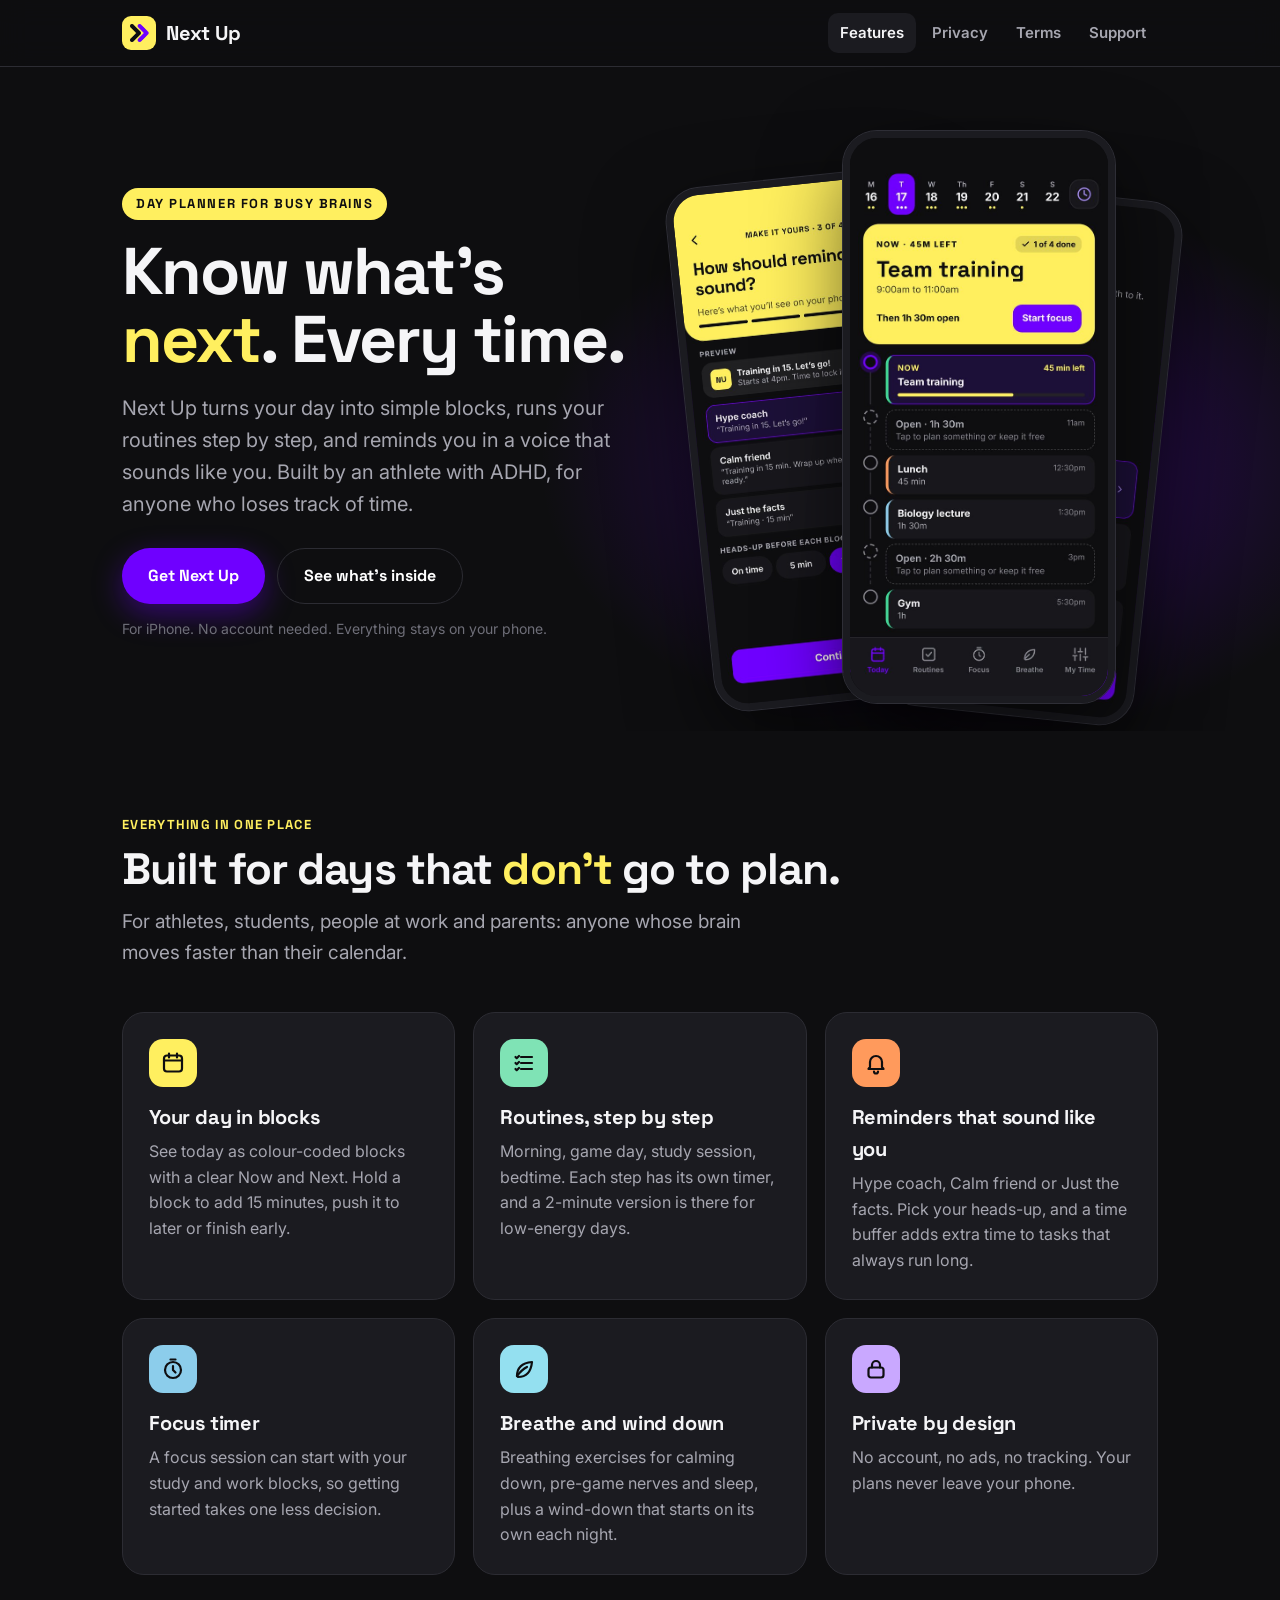
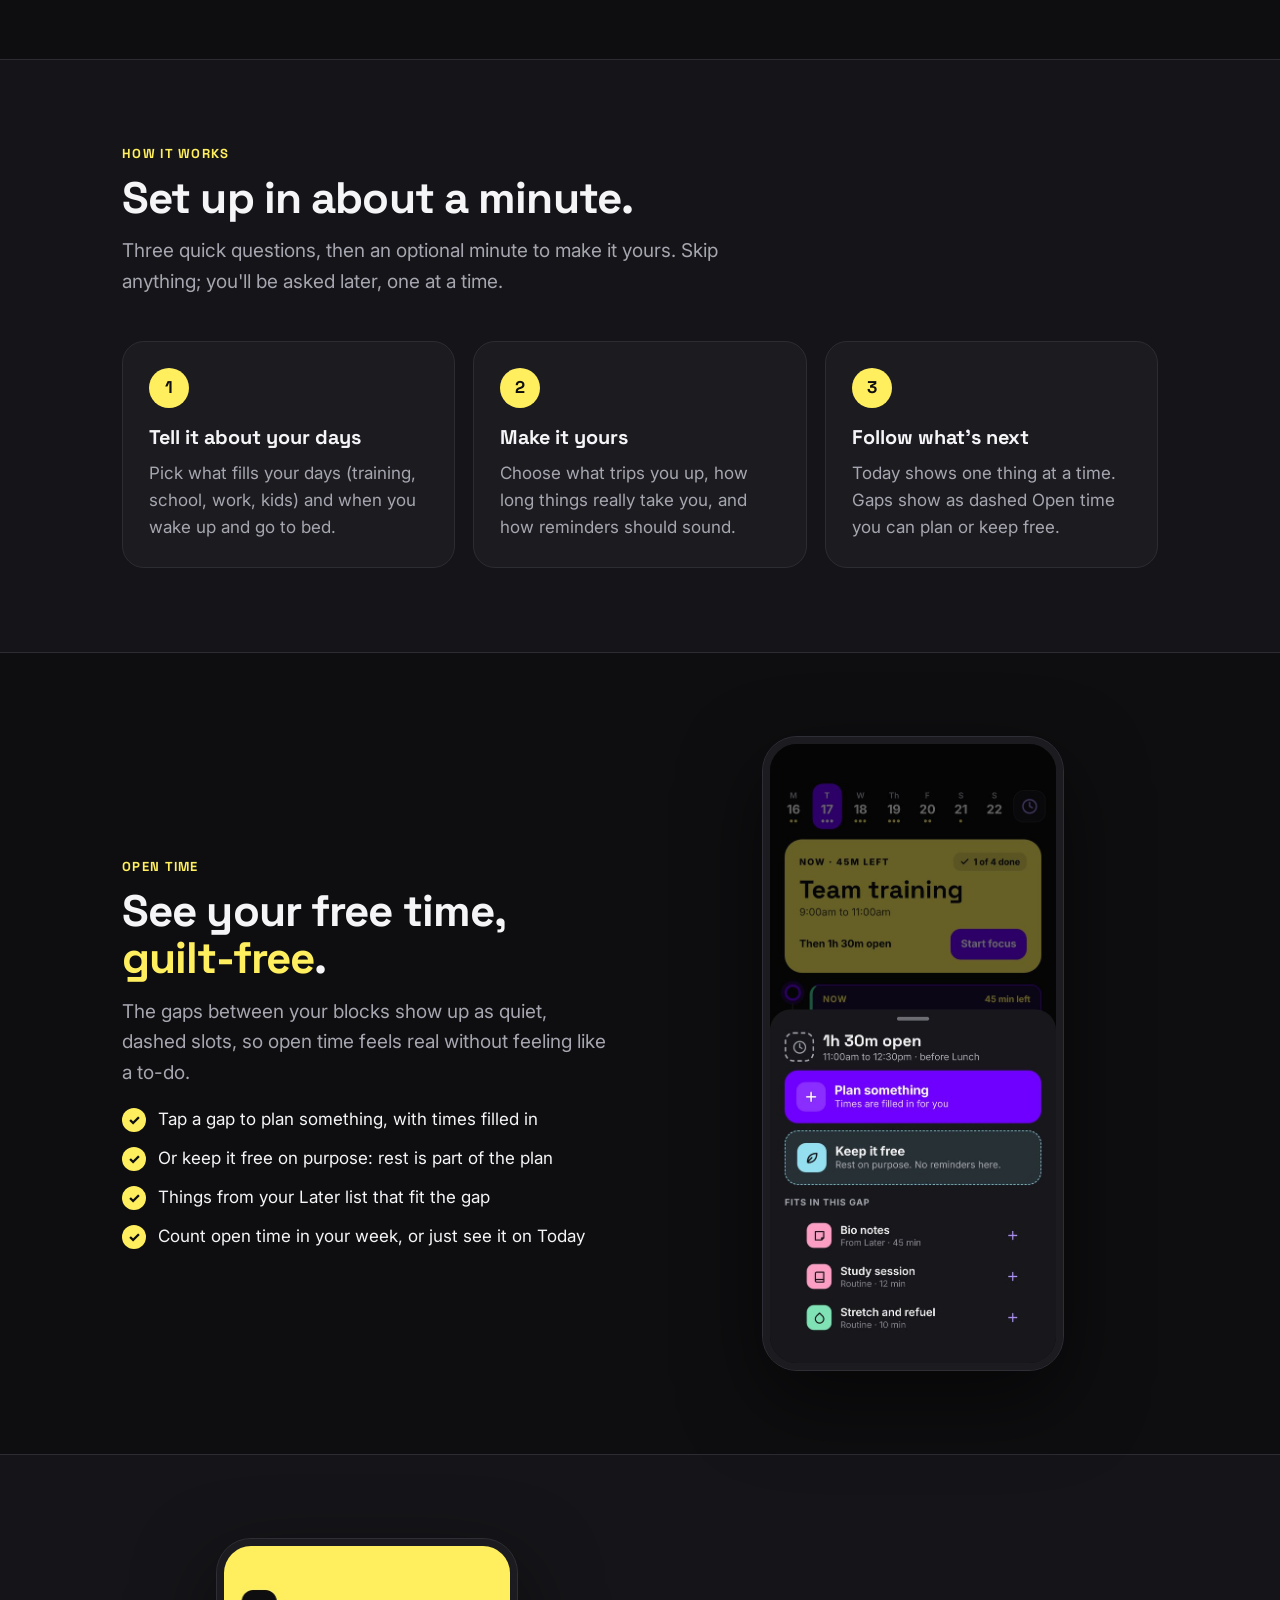
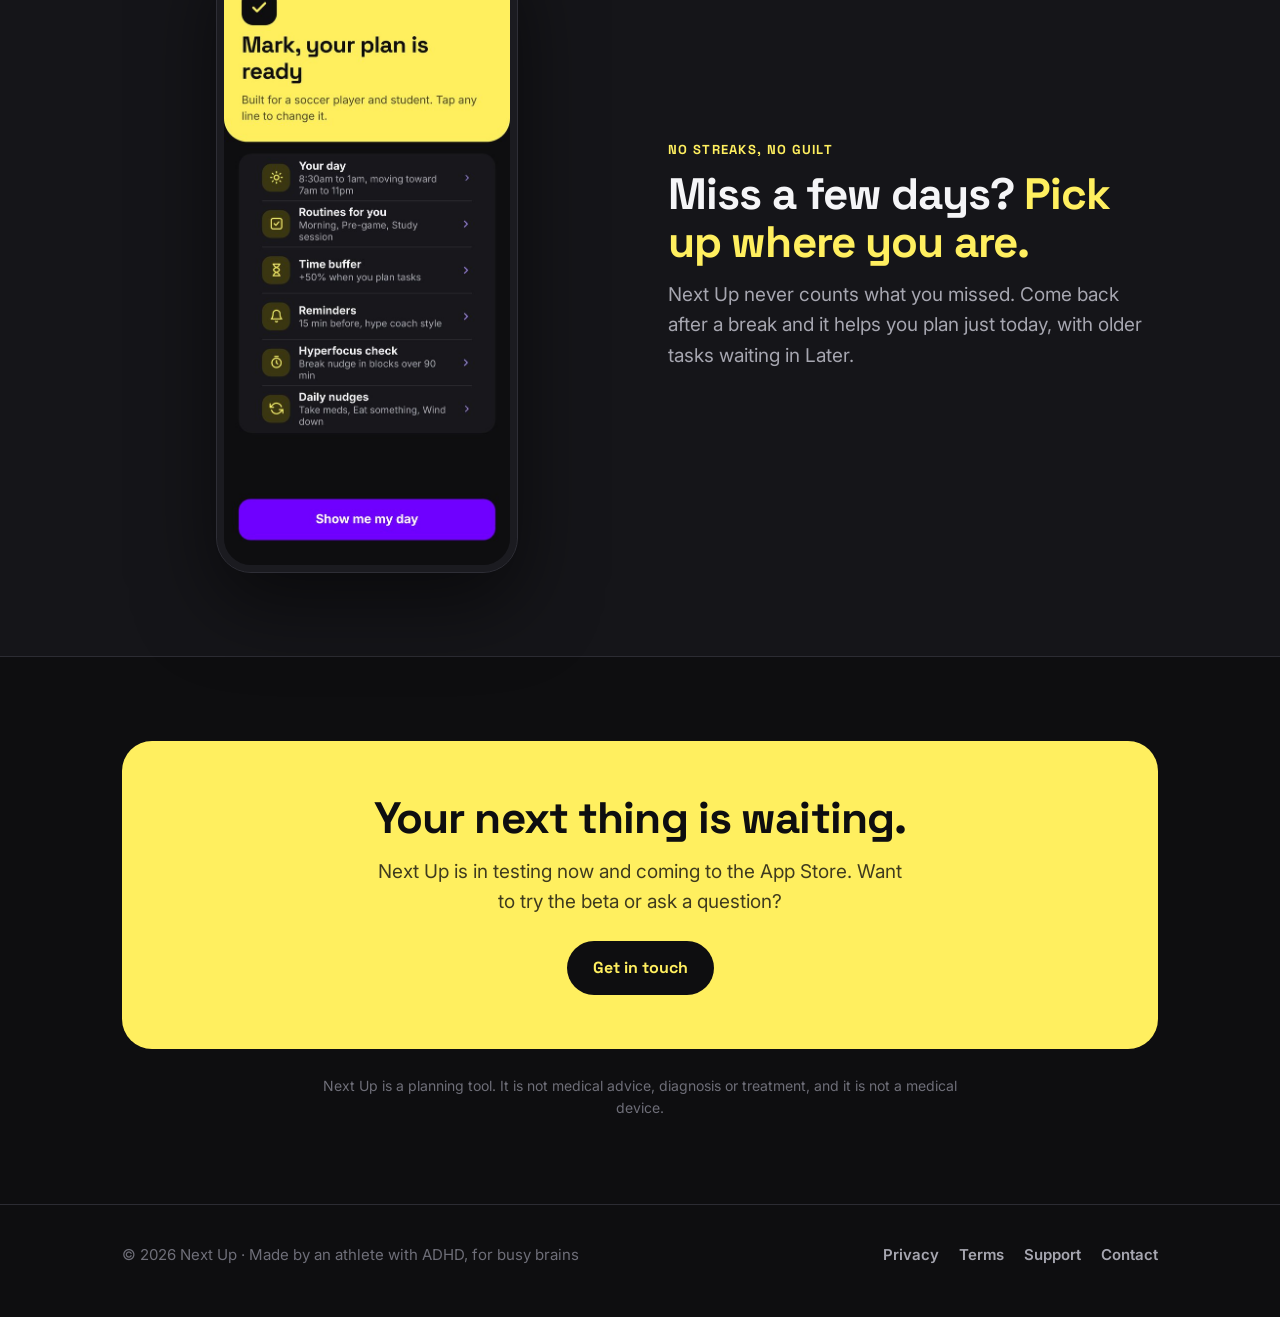
<file: index.html>
<!doctype html>
<html lang="en"><head><meta charset="utf-8"><meta name="viewport" content="width=device-width,initial-scale=1">
<title>Next Up: a day planner for busy brains</title><meta name="description" content="A visual day planner for athletes, students, people at work and parents who get distracted, lose track of time or struggle to start. No account. Everything stays on your phone.">
<meta name="theme-color" content="#0E0E10"><link rel="icon" href="assets/favicon.png"><link rel="apple-touch-icon" href="assets/icon.png">
<meta property="og:title" content="Next Up: a day planner for busy brains"><meta property="og:description" content="A visual day planner for athletes, students, people at work and parents who get distracted, lose track of time or struggle to start. No account. Everything stays on your phone."><meta property="og:image" content="assets/icon.png">
<link rel="preconnect" href="https://fonts.googleapis.com"><link rel="preconnect" href="https://fonts.gstatic.com" crossorigin><link href="https://fonts.googleapis.com/css2?family=Inter:wght@400;500;600;700&family=Space+Grotesk:wght@500;600;700&display=swap" rel="stylesheet"><link rel="stylesheet" href="style.css"></head><body>
<header class="top"><div class="wrap bar"><a class="brand" href="index.html"><img src="assets/icon.png" alt="">Next Up</a>
<nav class="links"><a class="hide-s" href="index.html#features" aria-current="page">Features</a><a href="privacy.html">Privacy</a><a href="terms.html">Terms</a><a href="support.html">Support</a></nav></div></header>

<main>
<div class="hero"><div class="wrap">
 <div><span class="eyebrow">Day planner for busy brains</span>
 <h1>Know what's <em>next</em>. Every time.</h1>
 <p class="lead">Next Up turns your day into simple blocks, runs your routines step by step, and reminds you in a voice that sounds like you. Built by an athlete with ADHD, for anyone who loses track of time.</p>
 <div class="cta"><a class="btn" href="#get">Get Next Up</a><a class="btn ghost" href="#features">See what's inside</a></div>
 <p class="note">For iPhone. No account needed. Everything stays on your phone.</p></div>
 <div class="phones" aria-hidden="true"><img class="p1" src="assets/reminders.jpg" alt=""><img class="p2" src="assets/today.jpg" alt=""><img class="p3" src="assets/breathe.jpg" alt=""></div>
</div></div>

<section id="features"><div class="wrap">
 <div class="kicker">Everything in one place</div><h2>Built for days that <em>don't</em> go to plan.</h2>
 <p class="sub">For athletes, students, people at work and parents: anyone whose brain moves faster than their calendar.</p>
 <div class="grid">
  <div class="card"><div class="ico" style="background:#FFEF5F"><svg viewBox="0 0 24 24" fill="none" stroke="#0E0E10" stroke-width="2.2" stroke-linecap="round" stroke-linejoin="round"><rect x="3" y="4.5" width="18" height="16" rx="3"/><path d="M3 9.5h18M8 2.5v4M16 2.5v4"/></svg></div><h3>Your day in blocks</h3><p>See today as colour-coded blocks with a clear Now and Next. Hold a block to add 15 minutes, push it to later or finish early.</p></div>
  <div class="card"><div class="ico" style="background:#7FE3B5"><svg viewBox="0 0 24 24" fill="none" stroke="#0E0E10" stroke-width="2.2" stroke-linecap="round" stroke-linejoin="round"><path d="M9 6h11M9 12h11M9 18h11"/><path d="m3.5 6 1.2 1.2L7 5M3.5 12l1.2 1.2L7 11M3.5 18l1.2 1.2L7 17"/></svg></div><h3>Routines, step by step</h3><p>Morning, game day, study session, bedtime. Each step has its own timer, and a 2-minute version is there for low-energy days.</p></div>
  <div class="card"><div class="ico" style="background:#FF9A5C"><svg viewBox="0 0 24 24" fill="none" stroke="#0E0E10" stroke-width="2.2" stroke-linecap="round" stroke-linejoin="round"><path d="M6 16V11a6 6 0 0 1 12 0v5l1.5 2h-15z"/><path d="M10 20.5a2 2 0 0 0 4 0"/></svg></div><h3>Reminders that sound like you</h3><p>Hype coach, Calm friend or Just the facts. Pick your heads-up, and a time buffer adds extra time to tasks that always run long.</p></div>
  <div class="card"><div class="ico" style="background:#8CCDEB"><svg viewBox="0 0 24 24" fill="none" stroke="#0E0E10" stroke-width="2.2" stroke-linecap="round" stroke-linejoin="round"><circle cx="12" cy="13" r="8"/><path d="M12 9v4l2.5 2.5M9.5 2.5h5"/></svg></div><h3>Focus timer</h3><p>A focus session can start with your study and work blocks, so getting started takes one less decision.</p></div>
  <div class="card"><div class="ico" style="background:#94E0F0"><svg viewBox="0 0 24 24" fill="none" stroke="#0E0E10" stroke-width="2.2" stroke-linecap="round" stroke-linejoin="round"><path d="M5 19c0-8 5-13 15-14-1 10-6 15-14 15"/><path d="M5 19c3-4 6-7 10-9"/></svg></div><h3>Breathe and wind down</h3><p>Breathing exercises for calming down, pre-game nerves and sleep, plus a wind-down that starts on its own each night.</p></div>
  <div class="card"><div class="ico" style="background:#C9A8FF"><svg viewBox="0 0 24 24" fill="none" stroke="#0E0E10" stroke-width="2.2" stroke-linecap="round" stroke-linejoin="round"><rect x="4.5" y="10.5" width="15" height="10" rx="2.5"/><path d="M8 10.5V8a4 4 0 0 1 8 0v2.5"/></svg></div><h3>Private by design</h3><p>No account, no ads, no tracking. Your plans never leave your phone.</p></div>
 </div></div></section>

<section class="alt"><div class="wrap">
 <div class="kicker">How it works</div><h2>Set up in about a minute.</h2><p class="sub">Three quick questions, then an optional minute to make it yours. Skip anything; you'll be asked later, one at a time.</p>
 <div class="steps">
  <div class="step"><h3>Tell it about your days</h3><p>Pick what fills your days (training, school, work, kids) and when you wake up and go to bed.</p></div>
  <div class="step"><h3>Make it yours</h3><p>Choose what trips you up, how long things really take you, and how reminders should sound.</p></div>
  <div class="step"><h3>Follow what's next</h3><p>Today shows one thing at a time. Gaps show as dashed Open time you can plan or keep free.</p></div>
 </div></div></section>

<section><div class="wrap"><div class="split">
 <div><div class="kicker">Open time</div><h2>See your free time, <em>guilt-free</em>.</h2>
 <p class="sub" style="margin-bottom:0">The gaps between your blocks show up as quiet, dashed slots, so open time feels real without feeling like a to-do.</p>
 <ul class="list"><li>Tap a gap to plan something, with times filled in</li><li>Or keep it free on purpose: rest is part of the plan</li><li>Things from your Later list that fit the gap</li><li>Count open time in your week, or just see it on Today</li></ul></div>
 <img src="assets/open-time.jpg" alt="Next Up showing an open gap with options to plan something or keep it free" loading="lazy">
</div></div></section>

<section class="alt"><div class="wrap"><div class="split">
 <img src="assets/plan.jpg" alt="Next Up plan summary after setup" loading="lazy">
 <div><div class="kicker">No streaks, no guilt</div><h2>Miss a few days? <em>Pick up where you are.</em></h2>
 <p class="sub" style="margin-bottom:0">Next Up never counts what you missed. Come back after a break and it helps you plan just today, with older tasks waiting in Later.</p></div>
</div></div></section>

<section id="get"><div class="wrap"><div class="banner">
 <h2>Your next thing is waiting.</h2>
 <p>Next Up is in testing now and coming to the App Store. Want to try the beta or ask a question?</p>
 <a class="btn" href="mailto:app.nextup.support@gmail.com?subject=Next%20Up%20beta">Get in touch</a></div>
 <p class="disclaimer">Next Up is a planning tool. It is not medical advice, diagnosis or treatment, and it is not a medical device.</p></div></section>
</main><footer><div class="wrap row"><div>© 2026 Next Up · Made by an athlete with ADHD, for busy brains</div>
<nav><a href="privacy.html">Privacy</a><a href="terms.html">Terms</a><a href="support.html">Support</a><a href="mailto:app.nextup.support@gmail.com">Contact</a></nav></div></footer></body></html>
</file>
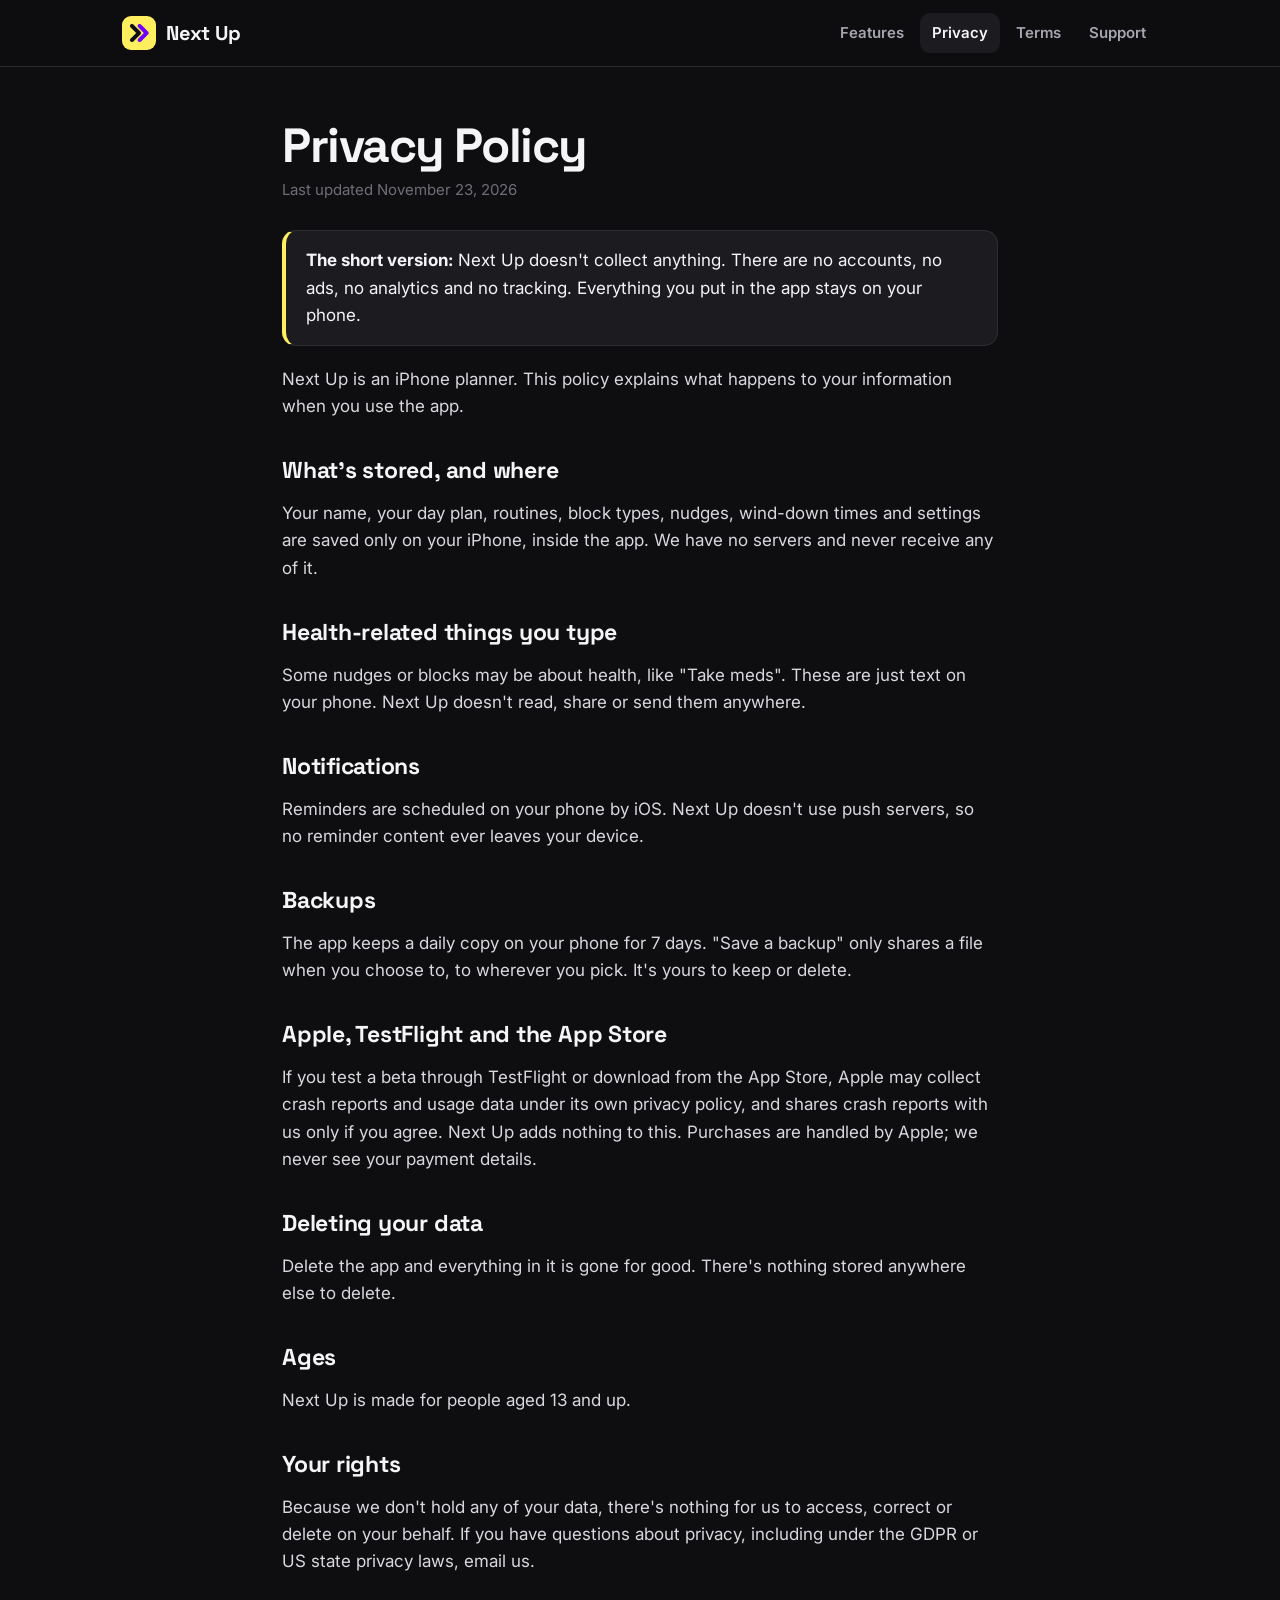
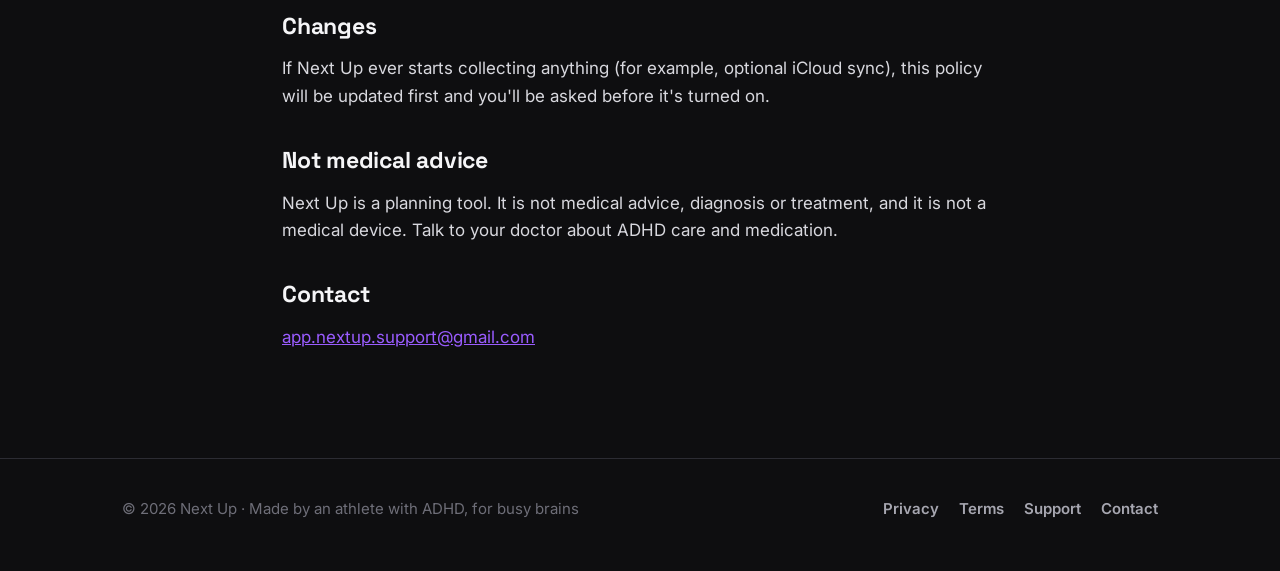
<file: privacy.html>
<!doctype html>
<html lang="en"><head><meta charset="utf-8"><meta name="viewport" content="width=device-width,initial-scale=1">
<title>Privacy Policy · Next Up</title><meta name="description" content="How Next Up handles your information: it doesn't collect any.">
<meta name="theme-color" content="#0E0E10"><link rel="icon" href="assets/favicon.png"><link rel="apple-touch-icon" href="assets/icon.png">
<meta property="og:title" content="Privacy Policy · Next Up"><meta property="og:description" content="How Next Up handles your information: it doesn't collect any."><meta property="og:image" content="assets/icon.png">
<link rel="preconnect" href="https://fonts.googleapis.com"><link rel="preconnect" href="https://fonts.gstatic.com" crossorigin><link href="https://fonts.googleapis.com/css2?family=Inter:wght@400;500;600;700&family=Space+Grotesk:wght@500;600;700&display=swap" rel="stylesheet"><link rel="stylesheet" href="style.css"></head><body>
<header class="top"><div class="wrap bar"><a class="brand" href="index.html"><img src="assets/icon.png" alt="">Next Up</a>
<nav class="links"><a class="hide-s" href="index.html#features">Features</a><a href="privacy.html" aria-current="page">Privacy</a><a href="terms.html">Terms</a><a href="support.html">Support</a></nav></div></header>
<main class="doc">
<h1>Privacy Policy</h1><p class="meta">Last updated November 23, 2026</p>
<div class="callout"><strong>The short version:</strong> Next Up doesn't collect anything. There are no accounts, no ads, no analytics and no tracking. Everything you put in the app stays on your phone.</div>
<p>Next Up is an iPhone planner. This policy explains what happens to your information when you use the app.</p>
<h2>What's stored, and where</h2>
<p>Your name, your day plan, routines, block types, nudges, wind-down times and settings are saved only on your iPhone, inside the app. We have no servers and never receive any of it.</p>
<h2>Health-related things you type</h2>
<p>Some nudges or blocks may be about health, like "Take meds". These are just text on your phone. Next Up doesn't read, share or send them anywhere.</p>
<h2>Notifications</h2>
<p>Reminders are scheduled on your phone by iOS. Next Up doesn't use push servers, so no reminder content ever leaves your device.</p>
<h2>Backups</h2>
<p>The app keeps a daily copy on your phone for 7 days. "Save a backup" only shares a file when you choose to, to wherever you pick. It's yours to keep or delete.</p>
<h2>Apple, TestFlight and the App Store</h2>
<p>If you test a beta through TestFlight or download from the App Store, Apple may collect crash reports and usage data under its own privacy policy, and shares crash reports with us only if you agree. Next Up adds nothing to this. Purchases are handled by Apple; we never see your payment details.</p>
<h2>Deleting your data</h2>
<p>Delete the app and everything in it is gone for good. There's nothing stored anywhere else to delete.</p>
<h2>Ages</h2>
<p>Next Up is made for people aged 13 and up.</p>
<h2>Your rights</h2>
<p>Because we don't hold any of your data, there's nothing for us to access, correct or delete on your behalf. If you have questions about privacy, including under the GDPR or US state privacy laws, email us.</p>
<h2>Changes</h2>
<p>If Next Up ever starts collecting anything (for example, optional iCloud sync), this policy will be updated first and you'll be asked before it's turned on.</p>
<h2>Not medical advice</h2>
<p>Next Up is a planning tool. It is not medical advice, diagnosis or treatment, and it is not a medical device. Talk to your doctor about ADHD care and medication.</p>
<h2>Contact</h2>
<p><a href="mailto:app.nextup.support@gmail.com">app.nextup.support@gmail.com</a></p></main><footer><div class="wrap row"><div>© 2026 Next Up · Made by an athlete with ADHD, for busy brains</div>
<nav><a href="privacy.html">Privacy</a><a href="terms.html">Terms</a><a href="support.html">Support</a><a href="mailto:app.nextup.support@gmail.com">Contact</a></nav></div></footer></body></html>
</file>
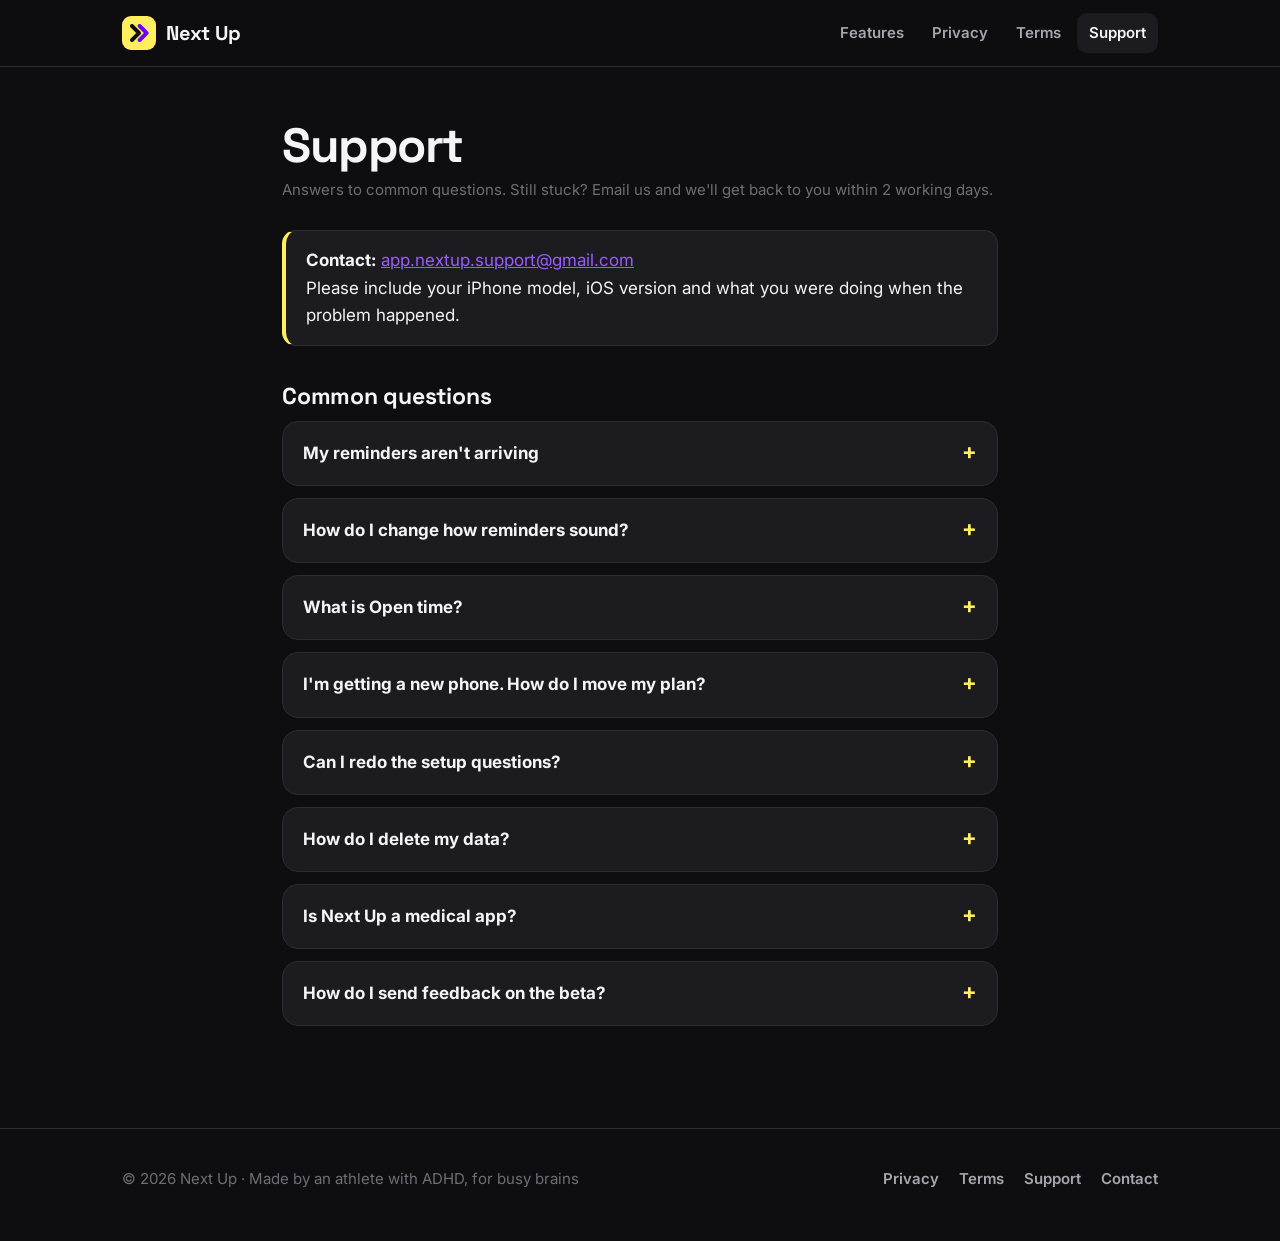
<file: support.html>
<!doctype html>
<html lang="en"><head><meta charset="utf-8"><meta name="viewport" content="width=device-width,initial-scale=1">
<title>Support · Next Up</title><meta name="description" content="Help with Next Up: reminders, Open time, backups, new phones and more.">
<meta name="theme-color" content="#0E0E10"><link rel="icon" href="assets/favicon.png"><link rel="apple-touch-icon" href="assets/icon.png">
<meta property="og:title" content="Support · Next Up"><meta property="og:description" content="Help with Next Up: reminders, Open time, backups, new phones and more."><meta property="og:image" content="assets/icon.png">
<link rel="preconnect" href="https://fonts.googleapis.com"><link rel="preconnect" href="https://fonts.gstatic.com" crossorigin><link href="https://fonts.googleapis.com/css2?family=Inter:wght@400;500;600;700&family=Space+Grotesk:wght@500;600;700&display=swap" rel="stylesheet"><link rel="stylesheet" href="style.css"></head><body>
<header class="top"><div class="wrap bar"><a class="brand" href="index.html"><img src="assets/icon.png" alt="">Next Up</a>
<nav class="links"><a class="hide-s" href="index.html#features">Features</a><a href="privacy.html">Privacy</a><a href="terms.html">Terms</a><a href="support.html" aria-current="page">Support</a></nav></div></header>
<main class="doc">
<h1>Support</h1><p class="meta">Answers to common questions. Still stuck? Email us and we'll get back to you within 2 working days.</p>
<div class="callout"><strong>Contact:</strong> <a href="mailto:app.nextup.support@gmail.com?subject=Next%20Up%20support">app.nextup.support@gmail.com</a><br>Please include your iPhone model, iOS version and what you were doing when the problem happened.</div>
<h2>Common questions</h2>
<details><summary>My reminders aren&#x27;t arriving</summary><p>Check iPhone Settings → Notifications → Next Up and make sure Allow Notifications is on. A Focus mode (like Sleep or Work) can hide them: add Next Up to the allowed apps for that Focus. Low Power Mode can delay notifications too.</p></details><details><summary>How do I change how reminders sound?</summary><p>Go to My Time → Reminder style and pick Hype coach, Calm friend or Just the facts. How early reminders come is under My Time → Heads-up.</p></details><details><summary>What is Open time?</summary><p>The gaps between your blocks show as dashed slots on Today. Tap one to plan something or keep it free on purpose. You can turn it off, change the shortest gap shown, or count it in your week in My Time → Open time.</p></details><details><summary>I&#x27;m getting a new phone. How do I move my plan?</summary><p>On your old phone, open My Time → Backup and tap Save a backup. Save the file somewhere you can reach from the new phone (like Files or iCloud Drive). On the new phone, tap Restore on the first setup screen and pick that file.</p></details><details><summary>Can I redo the setup questions?</summary><p>Yes: My Time → Redo setup. Your blocks stay; routines are replaced with fresh starter routines based on your new answers.</p></details><details><summary>How do I delete my data?</summary><p>Delete the app. Everything is stored only on your phone, so that removes it completely. There&#x27;s no account and nothing on any server.</p></details><details><summary>Is Next Up a medical app?</summary><p>No. Next Up is a planning tool. It doesn&#x27;t diagnose or treat ADHD or any condition. Please talk to your doctor about your care.</p></details><details><summary>How do I send feedback on the beta?</summary><p>In TestFlight, take a screenshot inside Next Up and tap Share Beta Feedback, or email us. We read everything.</p></details>
</main><footer><div class="wrap row"><div>© 2026 Next Up · Made by an athlete with ADHD, for busy brains</div>
<nav><a href="privacy.html">Privacy</a><a href="terms.html">Terms</a><a href="support.html">Support</a><a href="mailto:app.nextup.support@gmail.com">Contact</a></nav></div></footer></body></html>
</file>
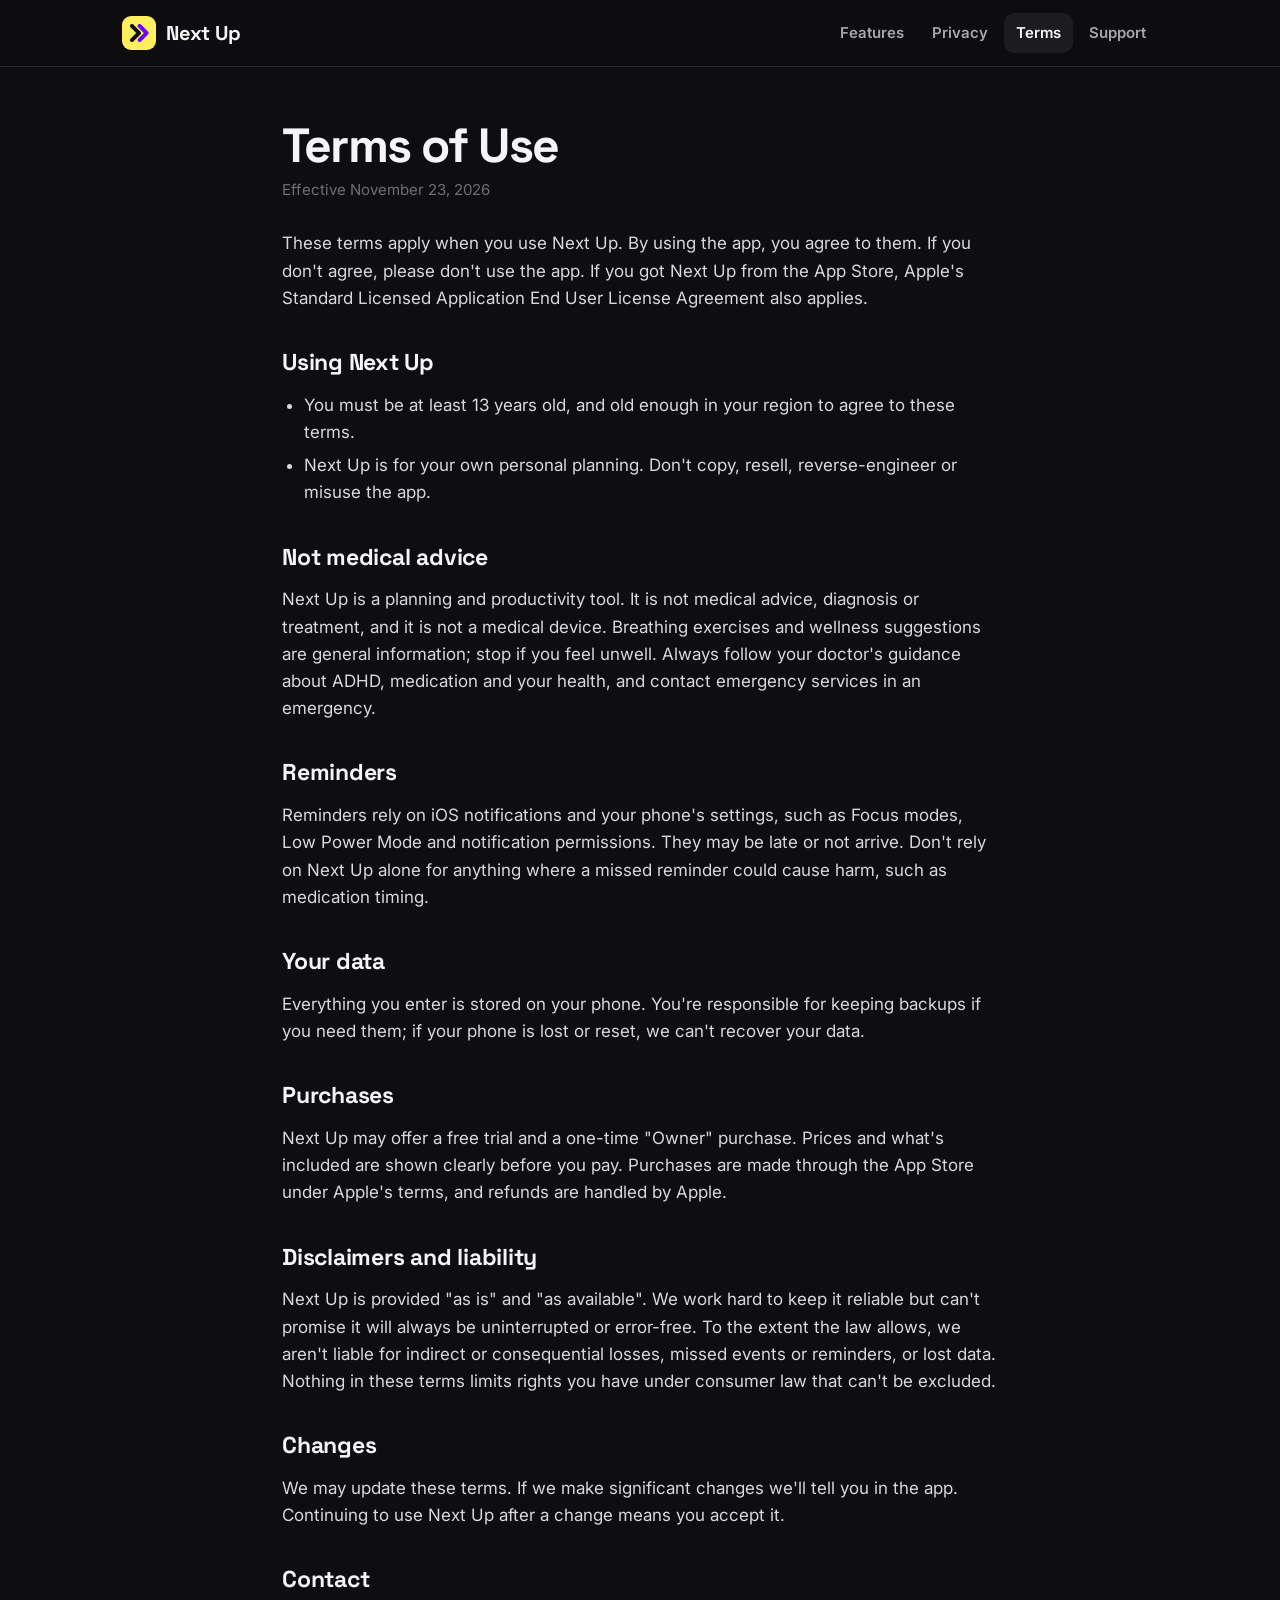
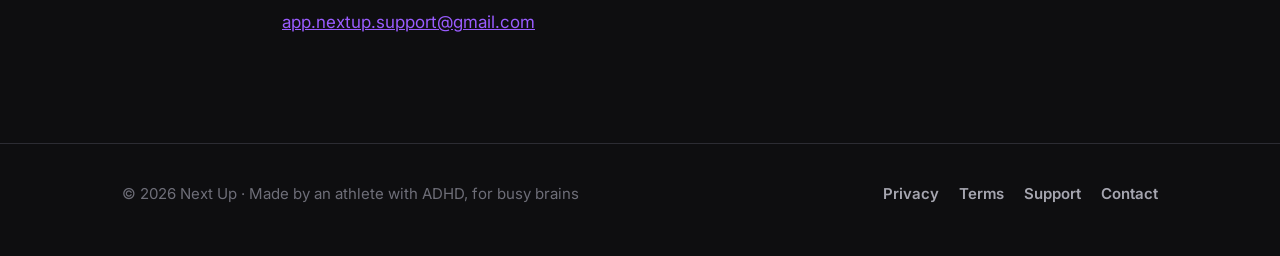
<file: terms.html>
<!doctype html>
<html lang="en"><head><meta charset="utf-8"><meta name="viewport" content="width=device-width,initial-scale=1">
<title>Terms of Use · Next Up</title><meta name="description" content="The terms for using Next Up.">
<meta name="theme-color" content="#0E0E10"><link rel="icon" href="assets/favicon.png"><link rel="apple-touch-icon" href="assets/icon.png">
<meta property="og:title" content="Terms of Use · Next Up"><meta property="og:description" content="The terms for using Next Up."><meta property="og:image" content="assets/icon.png">
<link rel="preconnect" href="https://fonts.googleapis.com"><link rel="preconnect" href="https://fonts.gstatic.com" crossorigin><link href="https://fonts.googleapis.com/css2?family=Inter:wght@400;500;600;700&family=Space+Grotesk:wght@500;600;700&display=swap" rel="stylesheet"><link rel="stylesheet" href="style.css"></head><body>
<header class="top"><div class="wrap bar"><a class="brand" href="index.html"><img src="assets/icon.png" alt="">Next Up</a>
<nav class="links"><a class="hide-s" href="index.html#features">Features</a><a href="privacy.html">Privacy</a><a href="terms.html" aria-current="page">Terms</a><a href="support.html">Support</a></nav></div></header>
<main class="doc">
<h1>Terms of Use</h1><p class="meta">Effective November 23, 2026</p>
<p>These terms apply when you use Next Up. By using the app, you agree to them. If you don't agree, please don't use the app. If you got Next Up from the App Store, Apple's Standard Licensed Application End User License Agreement also applies.</p>
<h2>Using Next Up</h2>
<ul><li>You must be at least 13 years old, and old enough in your region to agree to these terms.</li>
<li>Next Up is for your own personal planning. Don't copy, resell, reverse-engineer or misuse the app.</li></ul>
<h2>Not medical advice</h2>
<p>Next Up is a planning and productivity tool. It is not medical advice, diagnosis or treatment, and it is not a medical device. Breathing exercises and wellness suggestions are general information; stop if you feel unwell. Always follow your doctor's guidance about ADHD, medication and your health, and contact emergency services in an emergency.</p>
<h2>Reminders</h2>
<p>Reminders rely on iOS notifications and your phone's settings, such as Focus modes, Low Power Mode and notification permissions. They may be late or not arrive. Don't rely on Next Up alone for anything where a missed reminder could cause harm, such as medication timing.</p>
<h2>Your data</h2>
<p>Everything you enter is stored on your phone. You're responsible for keeping backups if you need them; if your phone is lost or reset, we can't recover your data.</p>
<h2>Purchases</h2>
<p>Next Up may offer a free trial and a one-time "Owner" purchase. Prices and what's included are shown clearly before you pay. Purchases are made through the App Store under Apple's terms, and refunds are handled by Apple.</p>
<h2>Disclaimers and liability</h2>
<p>Next Up is provided "as is" and "as available". We work hard to keep it reliable but can't promise it will always be uninterrupted or error-free. To the extent the law allows, we aren't liable for indirect or consequential losses, missed events or reminders, or lost data. Nothing in these terms limits rights you have under consumer law that can't be excluded.</p>
<h2>Changes</h2>
<p>We may update these terms. If we make significant changes we'll tell you in the app. Continuing to use Next Up after a change means you accept it.</p>
<h2>Contact</h2>
<p><a href="mailto:app.nextup.support@gmail.com">app.nextup.support@gmail.com</a></p></main><footer><div class="wrap row"><div>© 2026 Next Up · Made by an athlete with ADHD, for busy brains</div>
<nav><a href="privacy.html">Privacy</a><a href="terms.html">Terms</a><a href="support.html">Support</a><a href="mailto:app.nextup.support@gmail.com">Contact</a></nav></div></footer></body></html>
</file>
<file: style.css>
:root{--bg:#0E0E10;--bg2:#151519;--card:#1B1B20;--card2:#222227;--line:#2C2C33;--ink:#F5F5F7;--mut:#A6A6B0;--faint:#6E6E78;--yel:#FFEF5F;--ind:#6F00FF;--ind2:#9A5CFF;--shadow:0 30px 80px rgba(0,0,0,.55)}
*{box-sizing:border-box}html{scroll-behavior:smooth}
body{margin:0;background:var(--bg);color:var(--ink);font:17px/1.6 Inter,-apple-system,BlinkMacSystemFont,"Segoe UI",Roboto,Helvetica,Arial,sans-serif;-webkit-font-smoothing:antialiased}
h1,h2,h3,.brand,.eyebrow,.kicker,.btn{font-family:"Space Grotesk",Inter,-apple-system,sans-serif}
a{color:var(--ind2)}img{max-width:100%;display:block}
.wrap{max-width:1080px;margin:0 auto;padding:0 22px}
header.top{position:sticky;top:0;z-index:20;background:rgba(14,14,16,.82);backdrop-filter:saturate(180%) blur(14px);-webkit-backdrop-filter:saturate(180%) blur(14px);border-bottom:1px solid var(--line)}
.bar{display:flex;align-items:center;justify-content:space-between;height:66px}
.brand{display:flex;align-items:center;gap:10px;font-weight:700;font-size:20px;color:var(--ink);text-decoration:none;letter-spacing:-.01em}
.brand img{width:34px;height:34px;border-radius:9px}
nav.links{display:flex;gap:4px;align-items:center}
nav.links a{color:var(--mut);text-decoration:none;font-weight:600;font-size:15px;padding:8px 12px;border-radius:10px}
nav.links a:hover,nav.links a[aria-current]{color:var(--ink);background:var(--card)}
.btn{display:inline-flex;align-items:center;gap:8px;background:var(--ind);color:#fff!important;text-decoration:none;font-weight:700;padding:14px 26px;border-radius:999px;box-shadow:0 10px 30px rgba(111,0,255,.4);border:0;font-size:16px}
.btn.ghost{background:transparent;box-shadow:none;border:1.5px solid var(--line)}
.btn.yel{background:var(--yel);color:#0E0E10!important;box-shadow:none}
.hero{position:relative;overflow:hidden;background:radial-gradient(600px 400px at 75% 60%,rgba(111,0,255,.35),transparent 70%)}
.hero .wrap{display:grid;grid-template-columns:1.05fr .95fr;gap:30px;align-items:center;padding-top:64px;padding-bottom:20px}
.eyebrow{display:inline-block;background:var(--yel);color:#0E0E10;font-weight:700;font-size:13px;letter-spacing:.12em;text-transform:uppercase;padding:6px 14px;border-radius:999px}
h1{font-size:clamp(40px,6vw,66px);line-height:1.03;letter-spacing:-.03em;margin:18px 0;font-weight:700}
h1 em,h2 em{font-style:normal;color:var(--yel)}
.lead{font-size:20px;color:var(--mut);max-width:520px;margin:0 0 28px}
.cta{display:flex;gap:12px;flex-wrap:wrap}
.note{color:var(--faint);font-size:14px;margin-top:14px}
.phones{position:relative;height:580px}
.phones img{position:absolute;border-radius:34px;box-shadow:var(--shadow);border:7px solid #1B1B20;outline:1px solid #2E2E36;width:250px;background:#0E0E10}
.phones .p1{left:2%;top:46px;transform:rotate(-6deg)}
.phones .p2{left:34%;top:0;z-index:2;width:272px}
.phones .p3{right:0;top:60px;transform:rotate(6deg)}
section{padding:84px 0}
section.alt{background:var(--bg2);border-top:1px solid var(--line);border-bottom:1px solid var(--line)}
.kicker{color:var(--yel);font-weight:700;font-size:13px;letter-spacing:.1em;text-transform:uppercase}
h2{font-size:clamp(30px,4vw,44px);line-height:1.08;letter-spacing:-.02em;margin:10px 0 14px}
.sub{color:var(--mut);font-size:19px;max-width:640px;margin:0 0 44px}
.grid{display:grid;grid-template-columns:repeat(3,1fr);gap:18px}
.card{background:var(--card);border:1px solid var(--line);border-radius:22px;padding:26px}
.card h3{margin:14px 0 6px;font-size:20px;letter-spacing:-.01em}
.card p{margin:0;color:var(--mut);font-size:16px}
.ico{width:48px;height:48px;border-radius:14px;display:grid;place-items:center}
.ico svg{width:24px;height:24px}
.steps{display:grid;grid-template-columns:repeat(3,1fr);gap:18px;counter-reset:s}
.step{padding:26px;border-radius:22px;background:var(--card);border:1px solid var(--line)}
.step:before{counter-increment:s;content:counter(s);display:grid;place-items:center;width:40px;height:40px;border-radius:50%;background:var(--yel);color:#0E0E10;font-weight:800;font-family:"Space Grotesk",sans-serif;margin-bottom:14px}
.step h3{margin:0 0 6px}.step p{margin:0;color:var(--mut)}
.split{display:grid;grid-template-columns:1fr 1fr;gap:56px;align-items:center}
.split img{border-radius:34px;box-shadow:var(--shadow);width:300px;margin:0 auto;border:7px solid #1B1B20;outline:1px solid #2E2E36}
.list{list-style:none;padding:0;margin:18px 0 0;display:grid;gap:12px}
.list li{display:flex;gap:12px}.list li:before{content:"✓";color:#0E0E10;background:var(--yel);width:24px;height:24px;border-radius:50%;display:grid;place-items:center;font-size:14px;font-weight:800;flex:none;margin-top:2px}
.banner{background:var(--yel);color:#0E0E10;border-radius:30px;padding:54px 40px;text-align:center}
.banner h2{margin-top:0}.banner p{color:#3F3B1E;max-width:540px;margin:0 auto 24px;font-size:19px}
.banner .btn{background:#0E0E10;color:var(--yel)!important;box-shadow:none}
.disclaimer{color:var(--faint);font-size:14px;text-align:center;max-width:640px;margin:26px auto 0}
footer{border-top:1px solid var(--line);padding:38px 0 50px;color:var(--faint);font-size:15px}
footer .row{display:flex;justify-content:space-between;gap:20px;flex-wrap:wrap;align-items:center}
footer nav{display:flex;gap:20px;flex-wrap:wrap}footer a{color:var(--mut);text-decoration:none;font-weight:600}footer a:hover{color:var(--yel)}
.doc{max-width:760px;margin:0 auto;padding:54px 22px 90px}
.doc h1{font-size:clamp(34px,5vw,48px);margin:0 0 8px}
.doc .meta{color:var(--faint);font-size:15px;margin:0 0 28px}
.doc h2{font-size:23px;margin:38px 0 8px;letter-spacing:-.01em}
.doc p,.doc li{color:#D8D8DE}.doc ul{padding-left:22px}.doc li{margin:6px 0}
.callout{background:var(--card);border:1px solid var(--line);border-left:4px solid var(--yel);border-radius:14px;padding:16px 20px;margin:20px 0}
details{background:var(--card);border:1px solid var(--line);border-radius:16px;padding:4px 20px;margin:12px 0}
summary{cursor:pointer;font-weight:700;padding:14px 0;list-style:none;display:flex;justify-content:space-between;gap:12px}
summary::-webkit-details-marker{display:none}summary:after{content:"+";color:var(--yel);font-size:22px;line-height:1}details[open] summary:after{content:"–"}
details p{margin:0 0 16px;color:var(--mut)}
@media(max-width:860px){.hero .wrap,.split{grid-template-columns:1fr}.phones{height:470px}.phones img{width:190px}.phones .p2{width:210px;left:30%}.grid,.steps{grid-template-columns:1fr}section{padding:60px 0}nav.links a.hide-s{display:none}.split img{width:250px}}
</file>
